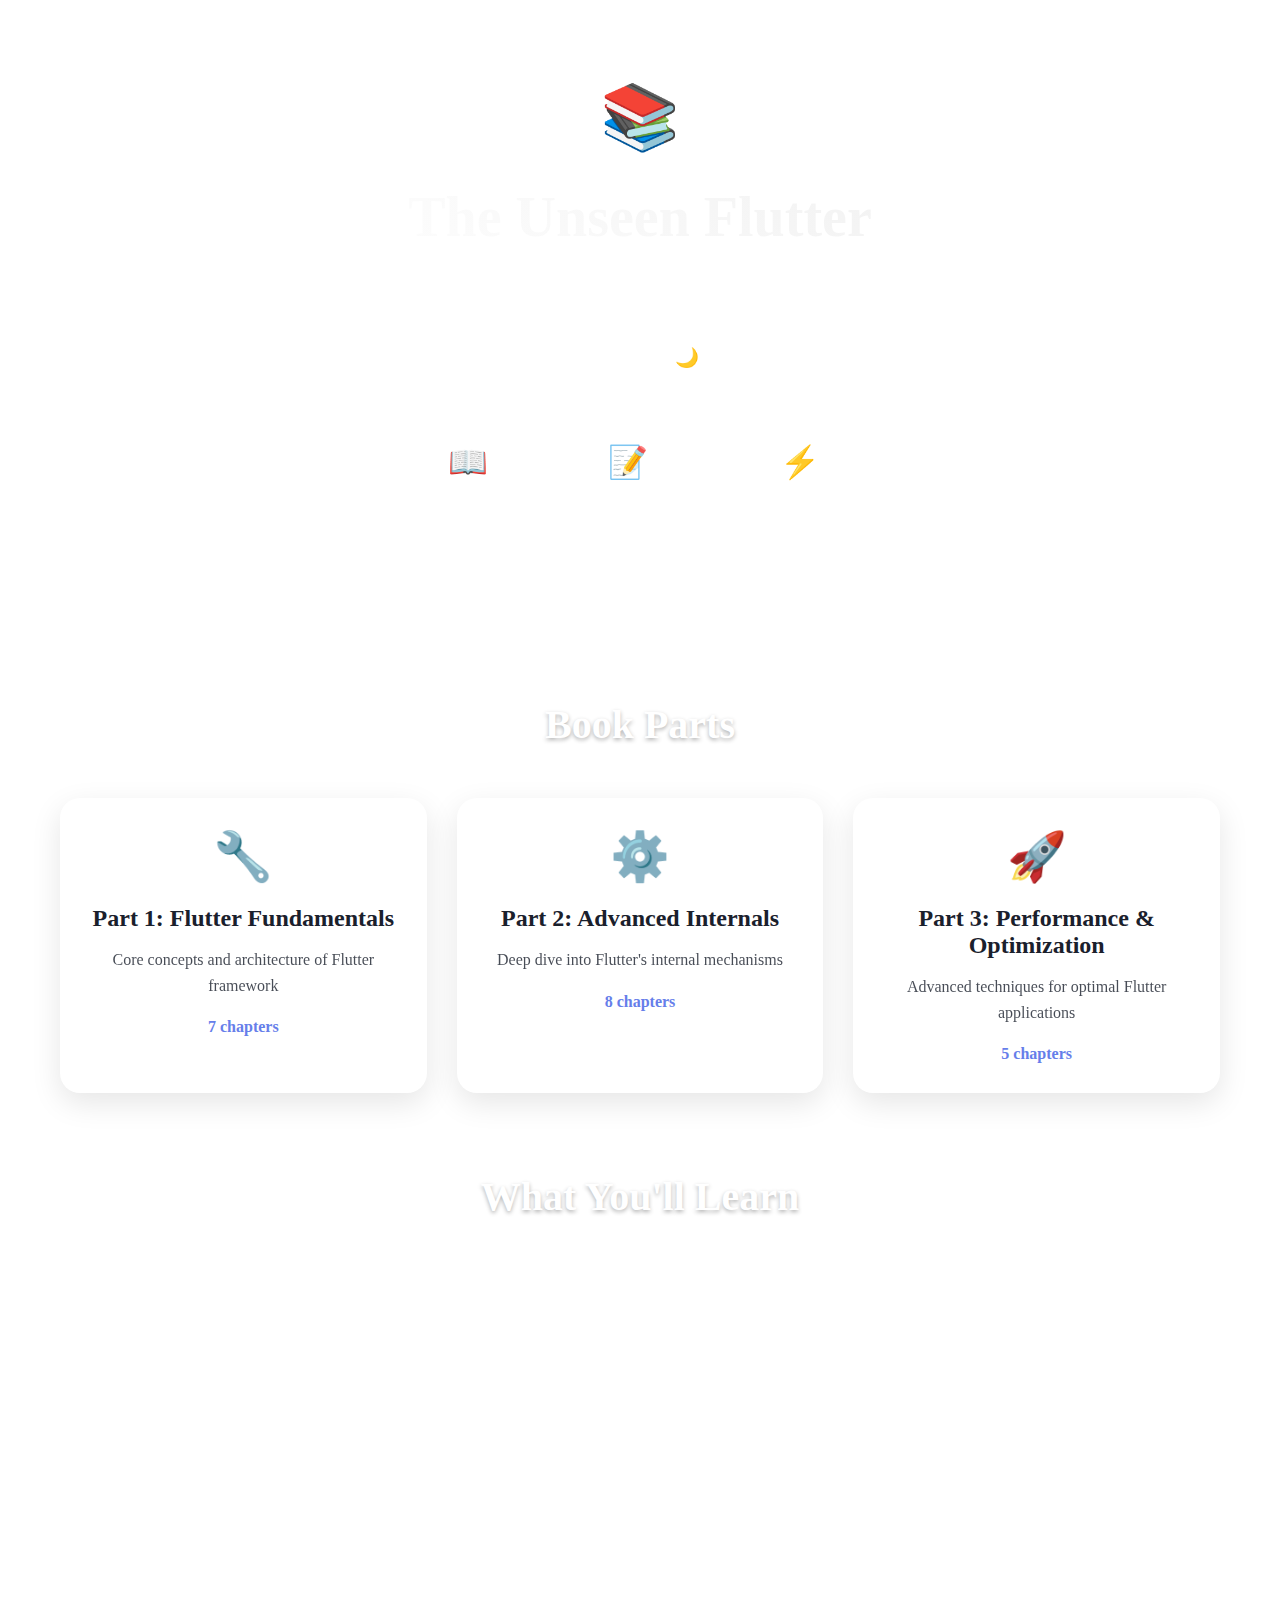
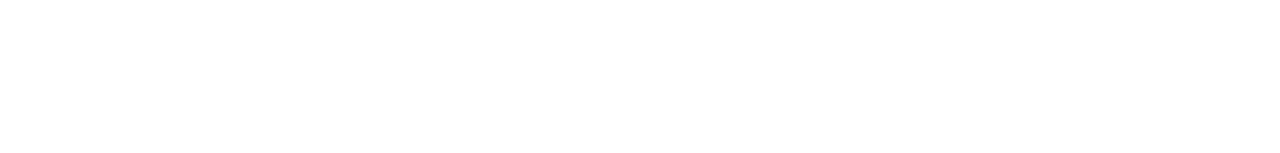
<file: index.html>
<!DOCTYPE html>
<html lang="en" dir="ltr">
<head>
    <meta charset="UTF-8">
    <meta name="viewport" content="width=device-width, initial-scale=1.0">
    <title>Flutter Mastery Book</title>
    <link rel="stylesheet" href="styles.css">
    <link rel="preconnect" href="https://fonts.googleapis.com">
    <link rel="preconnect" href="https://fonts.gstatic.com" crossorigin>
    <link href="https://fonts.googleapis.com/css2?family=Fira+Code:wght@300;400;500;600;700&family=Inter:wght@300;400;500;600;700;800;900&display=swap" rel="stylesheet">
    <script src="script.js" defer></script>
</head>
<body class="light-theme">
    <div class="container">
        <header class="hero">
            <div class="hero-content">
                <div class="logo">
                    <div class="logo-icon">📚</div>
                </div>
                <h1 class="title" data-en="The Unseen Flutter" data-ar="Flutter المخفي">The Unseen Flutter</h1>
                <p class="subtitle" data-en="A Deep Dive into Internals and Advanced Concepts" data-ar="دليل شامل للمطورين المتقدمين">A Deep Dive into Internals and Advanced Concepts</p>
                
                <!-- Language and Theme Controls -->
                <div class="controls">
                    <button class="control-btn" onclick="toggleLanguage()" id="langBtn">
                        <span data-en="عربي" data-ar="EN">عربي</span>
                    </button>
                    <button class="control-btn" onclick="toggleTheme()" id="themeBtn">
                        <span class="theme-icon">🌙</span>
                    </button>
                </div>
                
                <div class="stats">
                    <div class="stat">
                        <div class="stat-icon">📖</div>
                        <div class="stat-number">3</div>
                        <div class="stat-label" data-en="Parts" data-ar="أجزاء">Parts</div>
                    </div>
                    <div class="stat">
                        <div class="stat-icon">📝</div>
                        <div class="stat-number">20</div>
                        <div class="stat-label" data-en="Chapters" data-ar="فصول">Chapters</div>
                    </div>
                    <div class="stat">
                        <div class="stat-icon">⚡</div>
                        <div class="stat-number" data-en="Advanced" data-ar="متقدم">Advanced</div>
                        <div class="stat-label" data-en="Level" data-ar="المستوى">Level</div>
                    </div>
                </div>
            </div>
        </header>

        <main class="content">
            <section class="parts-section">
                <h2 data-en="Book Parts" data-ar="أجزاء الكتاب">Book Parts</h2>
                <div class="parts-grid">
                    <div class="part-card" onclick="showPart(1)">
                        <div class="part-icon">🔧</div>
                        <h3 data-en="Part 1: Flutter Fundamentals" data-ar="الجزء الأول: أساسيات Flutter">Part 1: Flutter Fundamentals</h3>
                        <p data-en="Core concepts and architecture of Flutter framework" data-ar="المفاهيم الأساسية وهندسة إطار Flutter">Core concepts and architecture of Flutter framework</p>
                        <div class="part-chapters">
                            <span data-en="7 chapters" data-ar="7 فصول">7 chapters</span>
                        </div>
                    </div>
                    <div class="part-card" onclick="showPart(2)">
                        <div class="part-icon">⚙️</div>
                        <h3 data-en="Part 2: Advanced Internals" data-ar="الجزء الثاني: الآليات الداخلية المتقدمة">Part 2: Advanced Internals</h3>
                        <p data-en="Deep dive into Flutter's internal mechanisms" data-ar="غوص عميق في الآليات الداخلية لـ Flutter">Deep dive into Flutter's internal mechanisms</p>
                        <div class="part-chapters">
                            <span data-en="8 chapters" data-ar="8 فصول">8 chapters</span>
                        </div>
                    </div>
                    <div class="part-card" onclick="showPart(3)">
                        <div class="part-icon">🚀</div>
                        <h3 data-en="Part 3: Performance & Optimization" data-ar="الجزء الثالث: الأداء والتحسين">Part 3: Performance & Optimization</h3>
                        <p data-en="Advanced techniques for optimal Flutter applications" data-ar="تقنيات متقدمة لتطبيقات Flutter المثلى">Advanced techniques for optimal Flutter applications</p>
                        <div class="part-chapters">
                            <span data-en="5 chapters" data-ar="5 فصول">5 chapters</span>
                        </div>
                    </div>
                </div>
            </section>

            <section class="features-section">
                <h2 data-en="What You'll Learn" data-ar="ما ستتعلمه">What You'll Learn</h2>
                <div class="features-grid">
                    <div class="feature">
                        <div class="feature-icon">🎯</div>
                        <h3 data-en="Deep Understanding" data-ar="فهم عميق">Deep Understanding</h3>
                        <p data-en="Master Flutter's internal architecture and rendering pipeline" data-ar="إتقان الهندسة الداخلية وخط أنابيب العرض لـ Flutter">Master Flutter's internal architecture and rendering pipeline</p>
                    </div>
                    <div class="feature">
                        <div class="feature-icon">⚡</div>
                        <h3 data-en="Performance Optimization" data-ar="تحسين الأداء">Performance Optimization</h3>
                        <p data-en="Learn advanced techniques to build lightning-fast apps" data-ar="تعلم تقنيات متقدمة لبناء تطبيقات سريعة كالبرق">Learn advanced techniques to build lightning-fast apps</p>
                    </div>
                    <div class="feature">
                        <div class="feature-icon">🔍</div>
                        <h3 data-en="Debugging Mastery" data-ar="إتقان التصحيح">Debugging Mastery</h3>
                        <p data-en="Advanced debugging and profiling techniques" data-ar="تقنيات متقدمة للتصحيح والتشخيص">Advanced debugging and profiling techniques</p>
                    </div>
                    <div class="feature">
                        <div class="feature-icon">🏗️</div>
                        <h3 data-en="Custom Widgets" data-ar="العناصر المخصصة">Custom Widgets</h3>
                        <p data-en="Build sophisticated custom widgets and animations" data-ar="بناء عناصر ورسوم متحركة مخصصة متطورة">Build sophisticated custom widgets and animations</p>
                    </div>
                </div>
            </section>
        </main>

        <footer class="footer">
            <p data-en="© 2025 The Unseen Flutter. All rights reserved." data-ar="© ٢٠٢٥ Flutter المخفي. جميع الحقوق محفوظة.">© 2025 The Unseen Flutter. All rights reserved.</p>
        </footer>
    </div>

    <script src="script.js"></script>
</body>
</html>
</file>
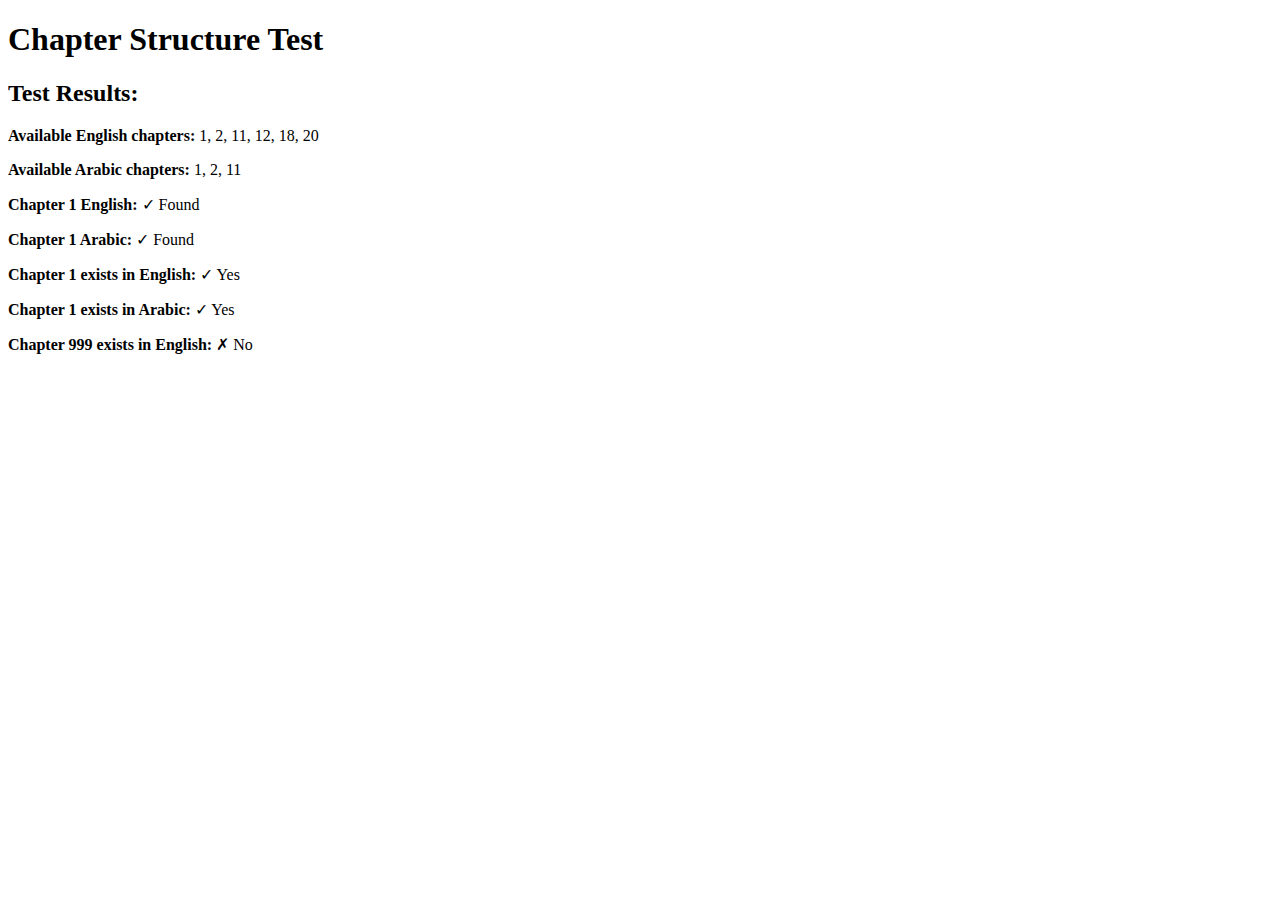
<file: test-chapters.html>
<!DOCTYPE html>
<html lang="en">
<head>
    <meta charset="UTF-8">
    <meta name="viewport" content="width=device-width, initial-scale=1.0">
    <title>Chapter Structure Test</title>
</head>
<body>
    <h1>Chapter Structure Test</h1>
    <div id="test-results"></div>

    <script type="module">
        // Test the new chapter structure
        async function testChapterStructure() {
            const resultsDiv = document.getElementById('test-results');
            
            try {
                // Import the chapter registry
                const { getChapterContent, chapterExists, getAvailableChapterIds } = await import('./src/data/chapters/chapterRegistry.js');
                
                // Test English chapters
                console.log('Testing English chapters...');
                const englishChapters = getAvailableChapterIds('en');
                console.log('Available English chapters:', englishChapters);
                
                // Test Arabic chapters
                console.log('Testing Arabic chapters...');
                const arabicChapters = getAvailableChapterIds('ar');
                console.log('Available Arabic chapters:', arabicChapters);
                
                // Test specific chapter content
                const chapter1En = getChapterContent(1, 'en');
                const chapter1Ar = getChapterContent(1, 'ar');
                
                console.log('Chapter 1 English:', chapter1En ? 'Found' : 'Not found');
                console.log('Chapter 1 Arabic:', chapter1Ar ? 'Found' : 'Not found');
                
                // Test chapter existence
                console.log('Chapter 1 exists in English:', chapterExists(1, 'en'));
                console.log('Chapter 1 exists in Arabic:', chapterExists(1, 'ar'));
                console.log('Chapter 999 exists in English:', chapterExists(999, 'en'));
                
                // Display results
                resultsDiv.innerHTML = `
                    <h2>Test Results:</h2>
                    <p><strong>Available English chapters:</strong> ${englishChapters.join(', ')}</p>
                    <p><strong>Available Arabic chapters:</strong> ${arabicChapters.join(', ')}</p>
                    <p><strong>Chapter 1 English:</strong> ${chapter1En ? '✓ Found' : '✗ Not found'}</p>
                    <p><strong>Chapter 1 Arabic:</strong> ${chapter1Ar ? '✓ Found' : '✗ Not found'}</p>
                    <p><strong>Chapter 1 exists in English:</strong> ${chapterExists(1, 'en') ? '✓ Yes' : '✗ No'}</p>
                    <p><strong>Chapter 1 exists in Arabic:</strong> ${chapterExists(1, 'ar') ? '✓ Yes' : '✗ No'}</p>
                    <p><strong>Chapter 999 exists in English:</strong> ${chapterExists(999, 'en') ? '✓ Yes' : '✗ No'}</p>
                `;
                
                console.log('✅ All tests completed successfully!');
                
            } catch (error) {
                console.error('❌ Test failed:', error);
                resultsDiv.innerHTML = `<p style="color: red;">Test failed: ${error.message}</p>`;
            }
        }
        
        // Run the test
        testChapterStructure();
    </script>
</body>
</html>
</file>
<file: styles.css>
* {
    margin: 0;
    padding: 0;
    box-sizing: border-box;
}

/* Light theme variables */
:root {
    --primary-color: #3b82f6;
    --secondary-color: #1d4ed8;
    --text-color: #1f2937;
    --bg-color: #3b82f6;
    --card-bg: #5e94ea;
    --border-color: #e5e7eb;
    --code-bg: #f1f5f9;
    --code-text: #374151;
    --nav-bg: #f8fafc;
    --header-bg: linear-gradient(135deg, #3b82f6 0%, #1d4ed8 100%);
}

/* Dark theme styles */
.dark-theme {
    --primary-color: #60a5fa;
    --secondary-color: #3b82f6;
    --text-color: #e2e8f0;
    --bg-color: #0f172a;
    --card-bg: #1e293b;
    --border-color: #334155;
    --code-bg: #1e3a8a;
    --code-text: #e2e8f0;
    --nav-bg: #1e293b;
    --header-bg: linear-gradient(135deg, #1e293b 0%, #1e3a8a 100%);
}

/* Apply theme variables */
body {
    background: var(--bg-color);
    color: var(--text-color);
    transition: all 0.3s ease;
}

/* RTL Support */
[dir="rtl"] {
    direction: rtl;
    text-align: right;
}

[dir="rtl"] .container {
    direction: rtl;
}

.container {
    max-width: 1200px;
    margin: 0 auto;
    padding: 0 20px;
}

/* Hero Section */
.hero {
    text-align: center;
    padding: 80px 0;
    color: white;
}

.hero-content {
    max-width: 800px;
    margin: 0 auto;
}

.logo {
    margin-bottom: 30px;
}

.logo-icon {
    font-size: 4rem;
    animation: float 3s ease-in-out infinite;
}

@keyframes float {
    0%, 100% { transform: translateY(0px); }
    50% { transform: translateY(-10px); }
}

.title {
    font-size: 3.5rem;
    font-weight: 700;
    margin-bottom: 20px;
    background: linear-gradient(45deg, #fff, #f0f0f0);
    -webkit-background-clip: text;
    -webkit-text-fill-color: transparent;
    background-clip: text;
}

.subtitle {
    font-size: 1.3rem;
    margin-bottom: 40px;
    opacity: 0.9;
}

/* Controls */
.controls {
    display: flex;
    justify-content: center;
    gap: 15px;
    margin-bottom: 40px;
}

.control-btn {
    background: rgba(255, 255, 255, 0.1);
    backdrop-filter: blur(10px);
    border: 1px solid rgba(255, 255, 255, 0.2);
    color: white;
    padding: 12px 20px;
    border-radius: 25px;
    cursor: pointer;
    transition: all 0.3s ease;
    font-size: 1rem;
    font-weight: 500;
}

.control-btn:hover {
    background: rgba(255, 255, 255, 0.2);
    transform: translateY(-2px);
}

.theme-icon {
    font-size: 1.2rem;
}

/* Stats */
.stats {
    display: flex;
    justify-content: center;
    gap: 40px;
    flex-wrap: wrap;
    margin-top: 40px;
}

.stat {
    background: rgba(255, 255, 255, 0.1);
    backdrop-filter: blur(10px);
    padding: 20px;
    border-radius: 15px;
    border: 1px solid rgba(255, 255, 255, 0.2);
    min-width: 120px;
    transition: transform 0.3s ease;
}

.stat:hover {
    transform: translateY(-5px);
}

.stat-icon {
    font-size: 2rem;
    margin-bottom: 10px;
}

.stat-number {
    font-size: 1.5rem;
    font-weight: bold;
    margin-bottom: 5px;
}

.stat-label {
    font-size: 0.9rem;
    opacity: 0.8;
}

/* Content Sections */
.content {
    padding: 60px 0;
}

.parts-section, .features-section {
    margin-bottom: 80px;
}

.parts-section h2, .features-section h2 {
    text-align: center;
    font-size: 2.5rem;
    margin-bottom: 50px;
    color: white;
    text-shadow: 0 2px 4px rgba(0,0,0,0.3);
}

/* Parts Grid */
.parts-grid {
    display: grid;
    grid-template-columns: repeat(auto-fit, minmax(300px, 1fr));
    gap: 30px;
    margin-bottom: 60px;
}

.part-card {
    background: var(--card-bg);
    border-radius: 20px;
    padding: 30px;
    text-align: center;
    box-shadow: 0 10px 30px var(--shadow-color);
    transition: all 0.3s ease;
    cursor: pointer;
    color: var(--text-color);
}

.part-card:hover {
    transform: translateY(-10px);
    box-shadow: 0 20px 40px var(--shadow-color);
}

.part-icon {
    font-size: 3rem;
    margin-bottom: 20px;
}

.part-card h3 {
    font-size: 1.5rem;
    margin-bottom: 15px;
    color: var(--text-color);
}

.part-card p {
    color: var(--text-color);
    opacity: 0.8;
    margin-bottom: 20px;
    line-height: 1.6;
}

.part-chapters {
    color: var(--primary-color);
    font-weight: 600;
}

/* Features Grid */
.features-grid {
    display: grid;
    grid-template-columns: repeat(auto-fit, minmax(250px, 1fr));
    gap: 30px;
}

.feature {
    background: rgba(255, 255, 255, 0.1);
    backdrop-filter: blur(10px);
    border-radius: 15px;
    padding: 30px;
    text-align: center;
    color: white;
    border: 1px solid rgba(255, 255, 255, 0.2);
    transition: transform 0.3s ease;
}

.feature:hover {
    transform: translateY(-5px);
}

.feature-icon {
    font-size: 2.5rem;
    margin-bottom: 20px;
}

.feature h3 {
    font-size: 1.3rem;
    margin-bottom: 15px;
}

.feature p {
    opacity: 0.9;
    line-height: 1.6;
}

/* Footer */
.footer {
    text-align: center;
    padding: 40px 0;
    color: white;
    opacity: 0.8;
}

/* Chapter Page Styles */
.chapter-page {
    background: var(--bg-color);
    color: var(--text-color);
    min-height: 100vh;
    padding: 40px 0;
}

.chapter-content {
    max-width: 900px;
    margin: 0 auto;
    padding: 0 20px;
}

.chapter-header {
    text-align: center;
    margin-bottom: 50px;
    padding: 40px;
    background: linear-gradient(135deg, var(--primary-color) 0%, var(--secondary-color) 100%);
    color: white;
    border-radius: 20px;
    margin-bottom: 40px;
}

.chapter-title {
    font-size: 2.5rem;
    margin-bottom: 20px;
}

.chapter-meta {
    display: flex;
    justify-content: center;
    gap: 20px;
    flex-wrap: wrap;
}

.chapter-meta span {
    background: rgba(255, 255, 255, 0.2);
    padding: 8px 16px;
    border-radius: 20px;
    font-size: 0.9rem;
}

.chapter-text {
    line-height: 1.8;
    font-size: 1.1rem;
    margin-bottom: 30px;
}

.chapter-text h3 {
    color: var(--primary-color);
    margin: 30px 0 15px 0;
    font-size: 1.5rem;
}

.chapter-text p {
    margin-bottom: 20px;
    text-align: justify;
}

.chapter-text ul, .chapter-text ol {
    margin: 20px 0;
    padding-left: 30px;
}

[dir="rtl"] .chapter-text ul, [dir="rtl"] .chapter-text ol {
    padding-left: 0;
    padding-right: 30px;
}

.chapter-text li {
    margin-bottom: 10px;
}

/* Code Blocks */
.code-block {
    background: var(--card-bg);
    border: 1px solid var(--border-color);
    border-radius: 10px;
    padding: 20px;
    margin: 20px 0;
    overflow-x: auto;
    direction: ltr;
    text-align: left;
}

.code-block pre {
    margin: 0;
    font-family: 'Courier New', monospace;
    font-size: 0.9rem;
    line-height: 1.5;
    color: var(--text-color);
}

.code-block code {
    color: #e83e8c;
    font-weight: bold;
}

/* Navigation */
.chapter-nav {
    display: flex;
    justify-content: space-between;
    margin: 40px 0;
    padding: 20px 0;
    border-top: 1px solid var(--border-color);
    border-bottom: 1px solid var(--border-color);
}

.nav-btn {
    background: var(--primary-color);
    color: white;
    border: none;
    padding: 12px 24px;
    border-radius: 8px;
    cursor: pointer;
    transition: all 0.3s ease;
    text-decoration: none;
    display: inline-block;
}

.nav-btn:hover {
    background: var(--secondary-color);
    transform: translateY(-2px);
}

/* Responsive Design */
@media (max-width: 768px) {
    .title {
        font-size: 2.5rem;
    }
    
    .subtitle {
        font-size: 1.1rem;
    }
    
    .stats {
        gap: 20px;
    }
    
    .stat {
        min-width: 100px;
        padding: 15px;
    }
    
    .parts-grid {
        grid-template-columns: 1fr;
    }
    
    .features-grid {
        grid-template-columns: 1fr;
    }
    
    .container {
        padding: 0 15px;
    }
    
    .chapter-title {
        font-size: 2rem;
    }
    
    .chapter-nav {
        flex-direction: column;
        gap: 15px;
        text-align: center;
    }
}

/* Animation for cards */
.part-card, .feature {
    animation: fadeInUp 0.6s ease-out;
}

@keyframes fadeInUp {
    from {
        opacity: 0;
        transform: translateY(30px);
    }
    to {
        opacity: 1;
        transform: translateY(0);
    }
}

/* Stagger animation for cards */
.part-card:nth-child(1) { animation-delay: 0.1s; }
.part-card:nth-child(2) { animation-delay: 0.2s; }
.part-card:nth-child(3) { animation-delay: 0.3s; }

.feature:nth-child(1) { animation-delay: 0.1s; }
.feature:nth-child(2) { animation-delay: 0.2s; }
.feature:nth-child(3) { animation-delay: 0.3s; }
.feature:nth-child(4) { animation-delay: 0.4s; } 

/* Chapter content dark theme styles */
.chapter-text h1, .chapter-text h2, .chapter-text h3, .chapter-text h4, .chapter-text h5, .chapter-text h6 {
    color: var(--text-color);
}

.chapter-text p {
    color: var(--text-color);
}

.chapter-text ul, .chapter-text ol {
    color: var(--text-color);
}

.chapter-text li {
    color: var(--text-color);
}

.chapter-text strong {
    color: var(--text-color);
}

.chapter-text em {
    color: var(--text-color);
}

.chapter-text code {
    background: var(--code-bg);
    color: var(--code-text);
    padding: 2px 6px;
    border-radius: 4px;
    font-family: 'Courier New', monospace;
}

.chapter-text pre {
    background: var(--code-bg);
    color: var(--code-text);
    padding: 20px;
    border-radius: 8px;
    overflow-x: auto;
    border: 1px solid var(--border-color);
}

.chapter-text pre code {
    background: none;
    padding: 0;
    color: var(--code-text);
}

/* Code block styling for dark theme */
.dark-theme .chapter-text pre {
    background: #2d3748;
    border: 1px solid #4a5568;
}

.dark-theme .chapter-text code {
    background: #4a5568;
    color: #e2e8f0;
}

/* Main content area dark theme */
.dark-theme .container {
    background: var(--bg-color);
}

.dark-theme .part-card {
    background: var(--card-bg);
    border: 1px solid var(--border-color);
    color: var(--text-color);
}

.dark-theme .part-card:hover {
    background: #4a5568;
    transform: translateY(-10px);
}

.dark-theme .feature {
    background: var(--card-bg);
    border: 1px solid var(--border-color);
    color: var(--text-color);
}

.dark-theme .stat {
    background: var(--card-bg);
    color: var(--text-color);
}

.dark-theme .stat:hover {
    background: #4a5568;
}

/* Navigation dark theme */
.dark-theme nav {
    background: var(--nav-bg);
    border-bottom: 1px solid var(--border-color);
}

.dark-theme .nav-btn {
    background: var(--primary-color);
    color: white;
}

.dark-theme .nav-btn:hover {
    background: #5a6fd8;
}

/* Header dark theme */
.dark-theme .hero {
    background: var(--header-bg);
}

.dark-theme .hero h1,
.dark-theme .hero p {
    color: white;
}

/* Footer dark theme */
.dark-theme footer {
    background: var(--card-bg);
    color: var(--text-color);
    border-top: 1px solid var(--border-color);
}

/* Modal dark theme */
.dark-theme #modal .modal-content {
    background: var(--card-bg);
    color: var(--text-color);
}

.dark-theme #modal .modal-header {
    background: var(--header-bg);
    color: white;
}

/* Button dark theme */
.dark-theme .btn {
    background: var(--primary-color);
    color: white;
}

.dark-theme .btn:hover {
    background: #5a6fd8;
}

/* Text colors for dark theme */
.dark-theme h1, .dark-theme h2, .dark-theme h3, .dark-theme h4, .dark-theme h5, .dark-theme h6 {
    color: var(--text-color);
}

.dark-theme p {
    color: var(--text-color);
}

.dark-theme a {
    color: var(--primary-color);
}

.dark-theme a:hover {
    color: #5a6fd8;
}
</file>
